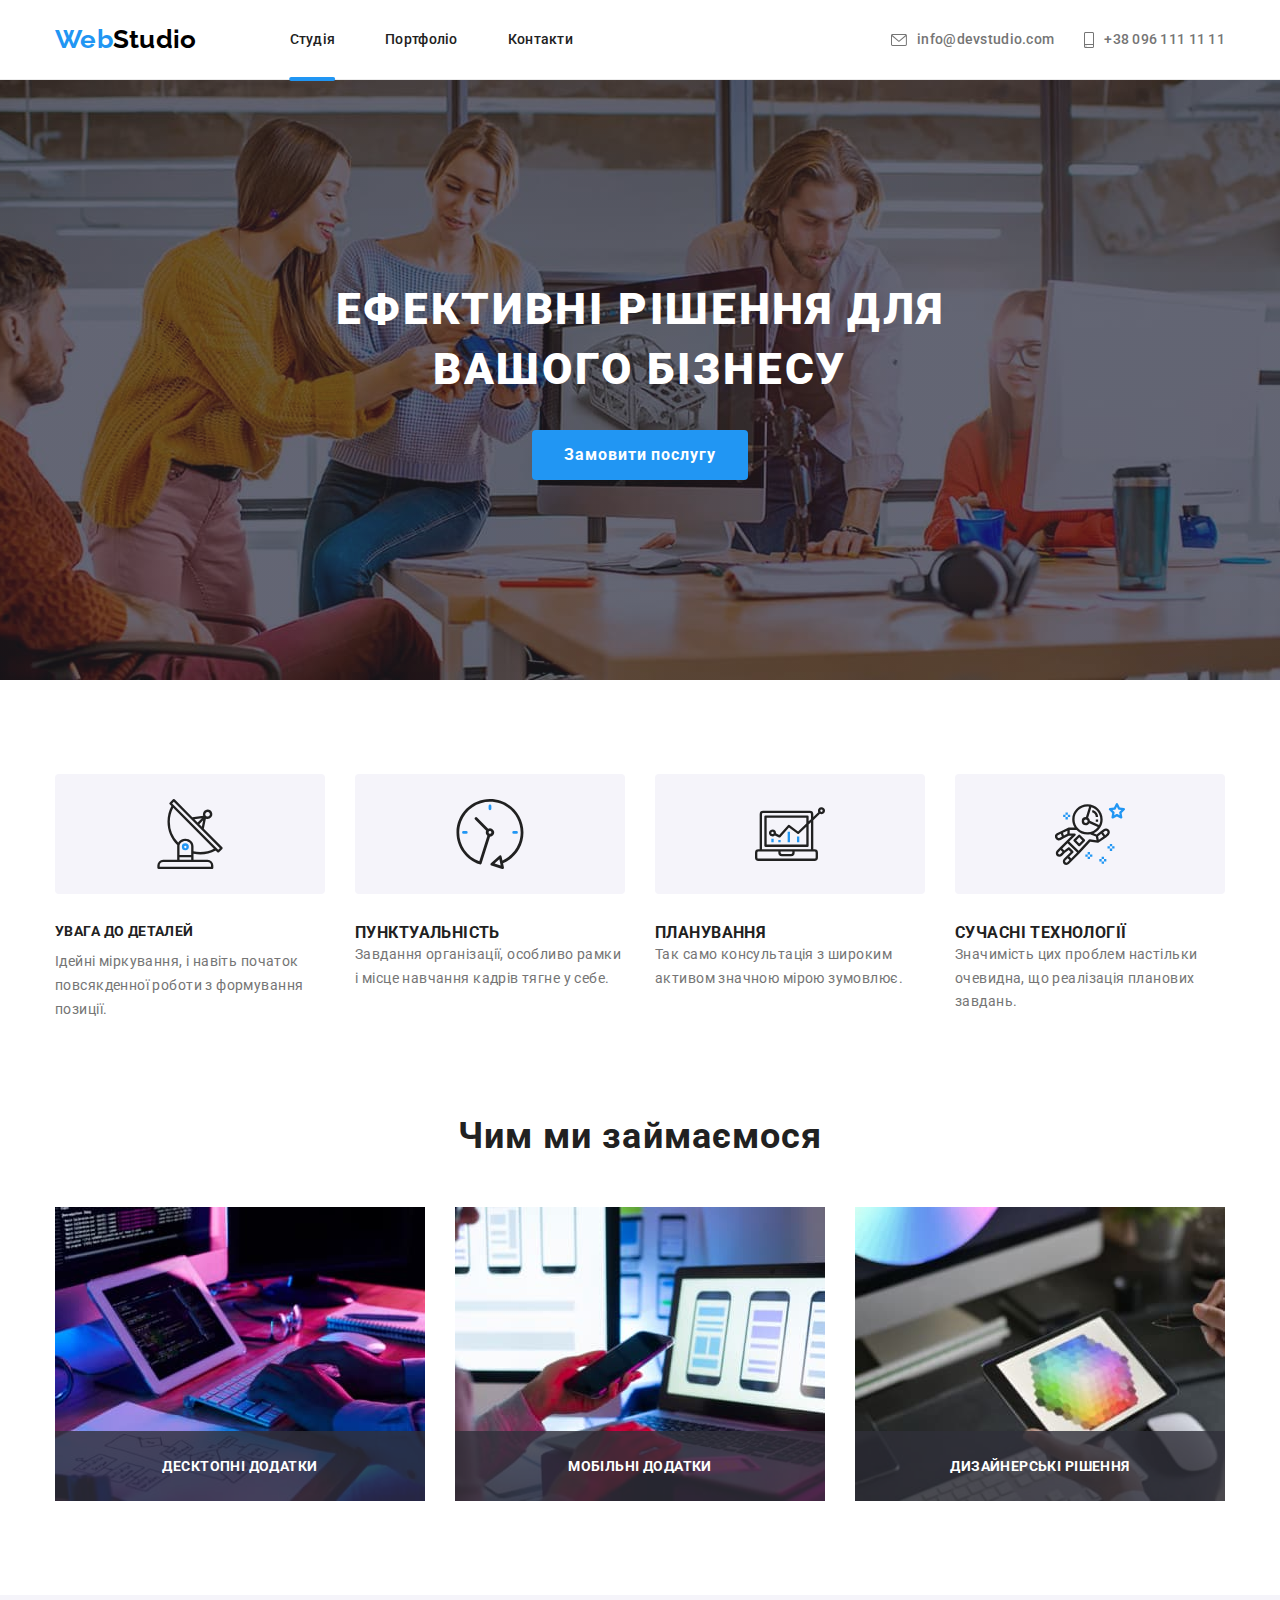
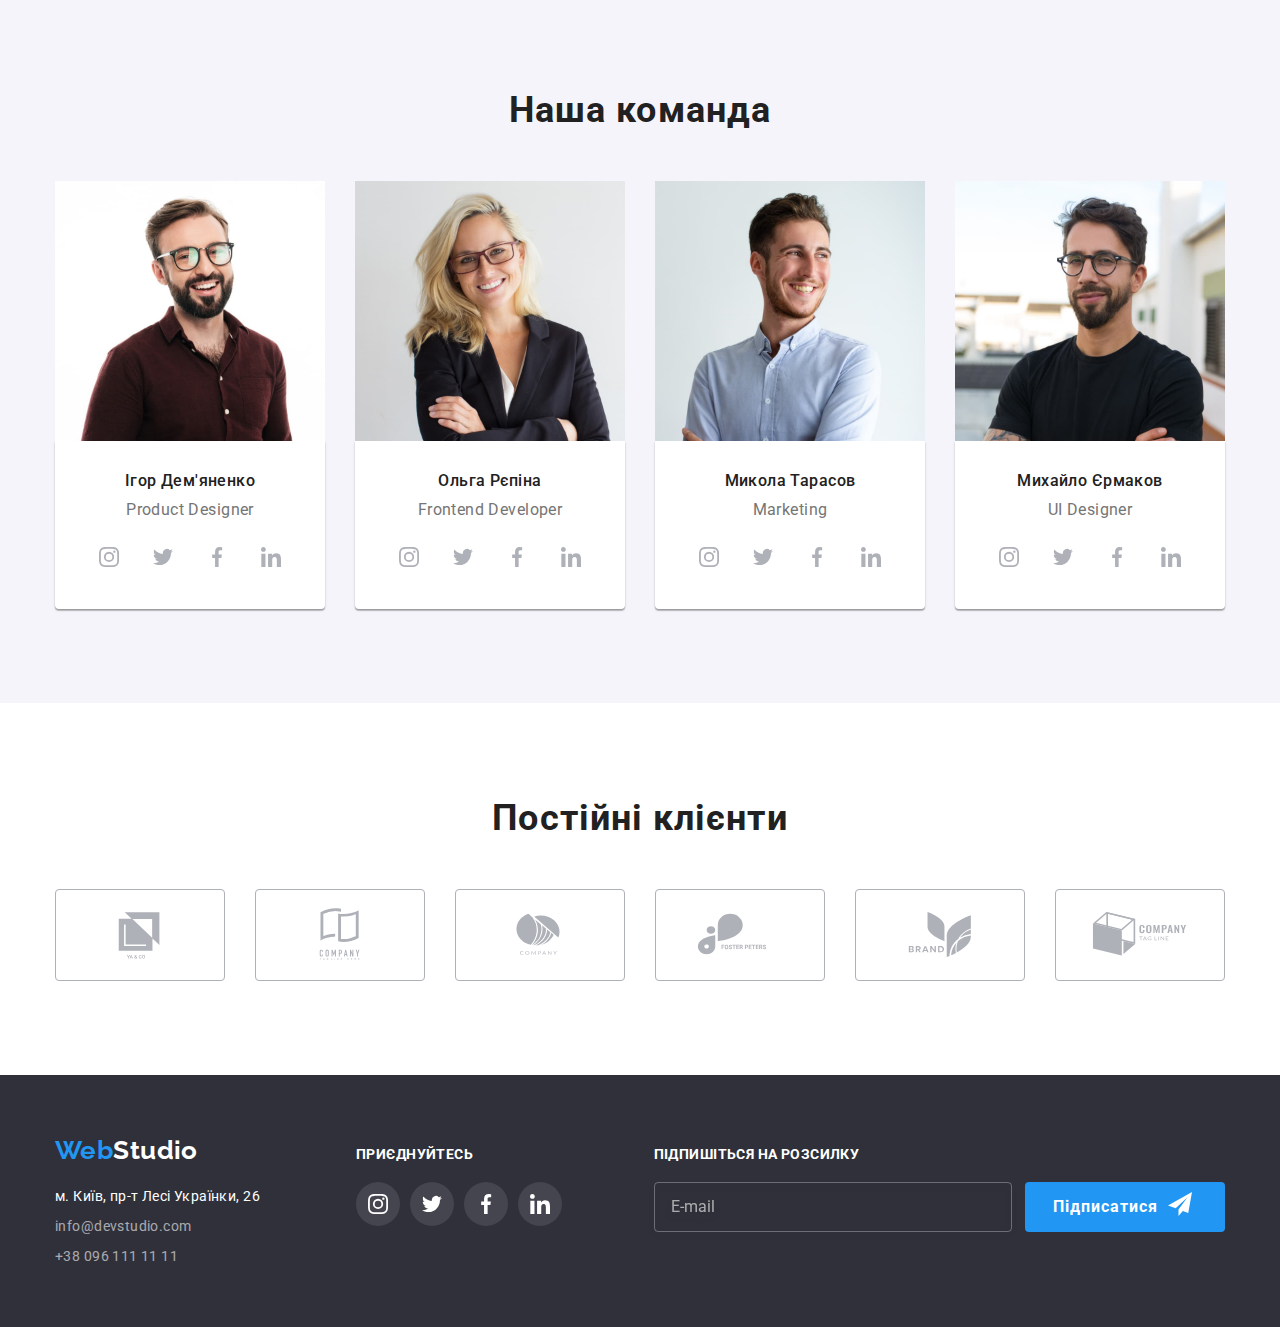
<file: index.html>
<!DOCTYPE html>
<html lang="uk">
  <head>
    <meta charset="UTF-8" />
    <meta http-equiv="X-UA-Compatible" content="IE=edge" />
    <meta name="viewport" content="width=device-width, initial-scale=1.0" />
    <title>Студія</title>
    <link rel="preconnect" href="https://fonts.googleapis.com" />
    <link rel="preconnect" href="https://fonts.gstatic.com" crossorigin />
    <link
      href="https://fonts.googleapis.com/css2?family=Raleway:wght@700&family=Roboto:wght@400;500;700;900&display=swap"
      rel="stylesheet"
    />
    <link
      rel="stylesheet"
      href="https://cdnjs.cloudflare.com/ajax/libs/modern-normalize/1.1.0/modern-normalize.min.css"
    />
    <link href="./css/main.min.css" rel="stylesheet" />
  </head>
  <body class="body">
    <!-- header -->
    <header class="header">
      <div class="container main-header">
        <nav class="main-nav">
          <a href="./index.html" class="logo logo--light-theme link" lang="en">
            <span class="logo__accent">Web</span>Studio</a
          >
          <ul class="nav list">
            <li class="nav__item">
              <a href="./index.html" class="current-page nav__link link">Студія</a>
            </li>
            <li class="nav__item">
              <a href="./portfolio.html" class="nav__link link">Портфоліо</a>
            </li>
            <li class="nav__item"><a href="#" class="nav__link link">Контакти</a></li>
          </ul>
        </nav>
        <ul class="contact list">
          <li class="contact__item" lang="en">
            <a href="#" class="contact__link link">
              <svg class="contact__icon" width="16" height="12">
                <use href="./images/icons.svg#envelope"></use>
              </svg>
              info@devstudio.com</a
            >
          </li>
          <li class="contact__item">
            <a href="#" class="contact__link link">
              <svg class="contact__icon" width="10" height="16">
                <use href="./images/icons.svg#smartphone"></use>
              </svg>
              +38 096 111 11 11
            </a>
          </li>
        </ul>
      </div>
    </header>
    <main>
      <!-- section hero -->
      <section class="hero">
        <div class="container">
          <h1 class="hero__title title">Ефективні рішення для вашого бізнесу</h1>
          <button class="btn btn--hero" type="button" data-modal-open>Замовити послугу</button>
        </div>
        <div class="backdrop backdrop__is-hidden" data-modal>
          <div class="modal">
            <button class="button--modal" type="button" data-modal-close>
              <svg class="button__icon--modal" width="18" height="18">
                <use href="./images/icons.svg#close-black"></use>
              </svg>
            </button>
            <form class="form">
              <h2 class="form__title title">Залиште свої дані, ми вам передзвонимо</h2>
              <ul class="form__list list">
                <li class="form__item">
                  <label class="form__label" for="name">Ім'я</label>
                  <input class="form__field" type="text" name="name" id="name" />
                  <svg class="form__icon form__icon--person" width="18" height="18">
                    <use href="./images/icons.svg#person"></use>
                  </svg>
                </li>
                <li class="form__item">
                  <label class="form__label" for="tel">Телефон</label>
                  <input class="form__field" type="tel" name="tel" id="tel" />
                  <svg class="form__icon" width="18" height="18">
                    <use href="./images/icons.svg#phone"></use>
                  </svg>
                </li>
                <li class="form__item">
                  <label class="form__label" for="mail">Пошта</label>
                  <input class="form__field" type="email" name="mail" id="mail" />
                  <svg class="form__icon" width="18" height="18">
                    <use href="./images/icons.svg#email"></use>
                  </svg>
                </li>
                <li class="form__item">
                  <label class="form__label" for="comment">Коментар</label>
                  <textarea
                    class="form__field form__field--textarea"
                    name="comment"
                    id="comment"
                    rows="5"
                    placeholder="Введіть текст"
                  ></textarea>
                </li>
              </ul>
              <div class="chekbox">
                <label class="checkbox__label">
                  <input class="checkbox__field" type="checkbox" name="topic" value="ok" />
                  <svg class="modal-icon checkbox__icon" width="16" height="16">
                    <use href="./images/icons.svg#icon-check"></use>
                  </svg>
                  Погоджуюся з розсилкою та приймаю
                </label>
                <a class="chekbox__link link" href="#">Умови договору</a>
              </div>
              <button class="btn btn--modal" type="submit">Відправити</button>
            </form>
          </div>
        </div>
      </section>
      <!-- section features -->
      <section class="features section">
        <div class="container">
          <h2 class="hidden-title">Особливості</h2>
          <ul class="features__list list">
            <li class="features__item">
              <div class="features__box">
                <svg class="features__icon" width="70" height="70">
                  <use href="./images/icons.svg#antenna"></use>
                </svg>
              </div>
              <h3 class="features__subtitle title">УВАГА ДО ДЕТАЛЕЙ</h3>
              <p class="features__text">
                Ідейні міркування, і навіть початок повсякденної роботи з формування позиції.
              </p>
            </li>
            <li class="features__item">
              <div class="features__box">
                <svg class="features__icon" width="70" height="70">
                  <use href="./images/icons.svg#clock"></use>
                </svg>
              </div>
              <h3 class="features__item title">ПУНКТУАЛЬНІСТЬ</h3>
              <p class="features__text">
                Завдання організації, особливо рамки і місце навчання кадрів тягне у себе.
              </p>
            </li>
            <li class="features__item">
              <div class="features__box">
                <svg class="features__icon" width="70" height="70">
                  <use href="./images/icons.svg#diagram"></use>
                </svg>
              </div>
              <h3 class="features__item title">ПЛАНУВАННЯ</h3>
              <p class="features__text">
                Так само консультація з широким активом значною мірою зумовлює.
              </p>
            </li>
            <li class="features__item">
              <div class="features__box">
                <svg class="features-icon" width="70" height="70">
                  <use href="./images/icons.svg#astronaut"></use>
                </svg>
              </div>
              <h3 class="features__item title">СУЧАСНІ ТЕХНОЛОГІЇ</h3>
              <p class="features__text">
                Значимість цих проблем настільки очевидна, що реалізація планових завдань.
              </p>
            </li>
          </ul>
        </div>
      </section>
      <!-- section work -->
      <section class="work section">
        <div class="container">
          <h2 class="main__title title">Чим ми займаємося</h2>
          <ul class="work__list list">
            <li class="work__item">
              <img class="work__card" src="./images/box-one.jpg" alt="Приклад перший" width="370" />
              <p class="work__action">Десктопні додатки</p>
            </li>
            <li class="work__item">
              <img class="work__card" src="./images/box-two.jpg" alt="Приклад другий" width="370" />
              <p class="work__action">Мобільні додатки</p>
            </li>
            <li class="work__item">
              <img
                class="work__card"
                src="./images/box-three.jpg"
                alt="Приклад третій"
                width="370"
              />
              <p class="work__action">Дизайнерські рішення</p>
            </li>
          </ul>
        </div>
      </section>
      <!-- section team -->
      <section class="team section">
        <div class="container">
          <h2 class="main__title title">Наша команда</h2>
          <ul class="team__list list">
            <li class="team__item">
              <img
                class="team__img"
                src="./images/photo-product-designer.jpg"
                alt="Ігор Дем'яненко"
                width="270"
              />
              <div class="card--team">
                <h3 class="card__subtitle--team title">Ігор Дем'яненко</h3>
                <p lang="en" class="card__text--team text">Product Designer</p>
                <ul class="social-network__list list">
                  <li class="social-network__item">
                    <a class="social-network__link social-network__link--light-team link" href="#">
                      <svg class="social-network__icon" width="20" height="20">
                        <use href="./images/icons.svg#instagram"></use>
                      </svg>
                    </a>
                  </li>
                  <li class="social-network__item">
                    <a class="social-network__link social-network__link--light-team link" href="#">
                      <svg class="social-network__icon" width="20" height="20">
                        <use href="./images/icons.svg#twitter"></use>
                      </svg>
                    </a>
                  </li>
                  <li class="social-network__item">
                    <a class="social-network__link social-network__link--light-team link" href="#">
                      <svg class="social-network__icon" width="20" height="20">
                        <use href="./images/icons.svg#facebook"></use>
                      </svg>
                    </a>
                  </li>
                  <li class="social-network__item">
                    <a class="social-network__link social-network__link--light-team link" href="#">
                      <svg class="social-network__icon" width="20" height="20">
                        <use href="./images/icons.svg#linkedin"></use>
                      </svg>
                    </a>
                  </li>
                </ul>
              </div>
            </li>

            <li class="team__item">
              <img
                class="team__img"
                src="./images/photo-frontend-developer.jpg"
                alt="Ольга Рєпіна"
                width="270"
              />
              <div class="card--team">
                <h3 class="card__subtitle--team title">Ольга Рєпіна</h3>
                <p lang="en" class="card__text--team text">Frontend Developer</p>
                <ul class="social-network__list list">
                  <li class="social-network__item">
                    <a class="social-network__link social-network__link--light-team link">
                      <svg class="social-network__icon" width="20" height="20">
                        <use href="./images/icons.svg#instagram"></use>
                      </svg>
                    </a>
                  </li>
                  <li class="social-network__item">
                    <a class="social-network__link social-network__link--light-team link" href="#">
                      <svg class="social-network__icon" width="20" height="20">
                        <use href="./images/icons.svg#twitter"></use>
                      </svg>
                    </a>
                  </li>
                  <li class="card__item--team">
                    <a class="social-network__link social-network__link--light-team link" href="#">
                      <svg class="social-network__icon" width="20" height="20">
                        <use href="./images/icons.svg#facebook"></use>
                      </svg>
                    </a>
                  </li>
                  <li class="social-network__item">
                    <a class="social-network__link social-network__link--light-team link" href="#">
                      <svg class="social-network__icon" width="20" height="20">
                        <use href="./images/icons.svg#linkedin"></use>
                      </svg>
                    </a>
                  </li>
                </ul>
              </div>
            </li>
            <li class="team__item">
              <img
                class="team__img"
                src="./images/photo-marketing.jpg"
                alt="Микола Тарасов"
                width="270"
              />
              <div class="card--team">
                <h3 class="card__subtitle--team title">Микола Тарасов</h3>
                <p lang="en" class="card__text--team text">Marketing</p>
                <ul class="social-network__list list">
                  <li class="social-network__item">
                    <a class="social-network__link social-network__link--light-team link">
                      <svg class="social-network__icon" width="20" height="20">
                        <use href="./images/icons.svg#instagram"></use>
                      </svg>
                    </a>
                  </li>
                  <li class="social-network__item">
                    <a class="social-network__link social-network__link--light-team link" href="#">
                      <svg class="social-network__icon" width="20" height="20">
                        <use href="./images/icons.svg#twitter"></use>
                      </svg>
                    </a>
                  </li>
                  <li class="social-network__item">
                    <a class="social-network__link social-network__link--light-team link" href="#">
                      <svg class="social-network__icon" width="20" height="20">
                        <use href="./images/icons.svg#facebook"></use>
                      </svg>
                    </a>
                  </li>
                  <li class="social-network__item">
                    <a class="social-network__link social-network__link--light-team link" href="#">
                      <svg class="social-network__icon" width="20" height="20">
                        <use href="./images/icons.svg#linkedin"></use>
                      </svg>
                    </a>
                  </li>
                </ul>
              </div>
            </li>
            <li class="team__item">
              <img
                class="team__img"
                src="./images/photo-uidesigner.jpg"
                alt="Михайло Єрмаков"
                width="270"
              />
              <div class="card--team">
                <h3 class="card__subtitle--team title">Михайло Єрмаков</h3>
                <p lang="en" class="card__text--team text">UI Designer</p>
                <ul class="social-network__list list">
                  <li class="social-network__item">
                    <a class="social-network__link social-network__link--light-team link" href="#">
                      <svg class="social-network__icon" width="20" height="20">
                        <use href="./images/icons.svg#instagram"></use>
                      </svg>
                    </a>
                  </li>
                  <li class="social-network__item">
                    <a class="social-network__link social-network__link--light-team link" href="#">
                      <svg class="social-network__icon" width="20" height="20">
                        <use href="./images/icons.svg#twitter"></use>
                      </svg>
                    </a>
                  </li>
                  <li class="social-network__item">
                    <a class="social-network__link social-network__link--light-team link" href="#">
                      <svg class="social-network__icon" width="20" height="20">
                        <use href="./images/icons.svg#facebook"></use>
                      </svg>
                    </a>
                  </li>
                  <li class="social-network__item">
                    <a class="social-network__link social-network__link--light-team link" href="#">
                      <svg class="social-network__icon" width="20" height="20">
                        <use href="./images/icons.svg#linkedin"></use>
                      </svg>
                    </a>
                  </li>
                </ul>
              </div>
            </li>
          </ul>
        </div>
      </section>
      <!-- section client -->
      <section class="client section">
        <div class="container">
          <h2 class="main__title title">Постійні клієнти</h2>
          <ul class="client__list list">
            <li class="client__item">
              <a href="#" class="client__link link">
                <svg class="client__icon">
                  <use href="./images/icons.svg#client-one"></use>
                </svg>
              </a>
            </li>
            <li class="client__item">
              <a href="#" class="client__link link">
                <svg class="client__icon">
                  <use href="./images/icons.svg#client-two"></use>
                </svg>
              </a>
            </li>
            <li class="client__item">
              <a href="#" class="client__link link">
                <svg class="client__icon">
                  <use href="./images/icons.svg#client-three"></use>
                </svg>
              </a>
            </li>
            <li class="client__item">
              <a href="#" class="client__link link">
                <svg class="client__icon">
                  <use href="./images/icons.svg#client-four"></use>
                </svg>
              </a>
            </li>
            <li class="client__item">
              <a href="#" class="client__link link">
                <svg class="client__icon">
                  <use href="./images/icons.svg#client-five"></use>
                </svg>
              </a>
            </li>
            <li class="client__item">
              <a href="#" class="client__link link">
                <svg class="client__icon">
                  <use href="./images/icons.svg#client-six"></use>
                </svg>
              </a>
            </li>
          </ul>
        </div>
      </section>
      <!-- section client -->
    </main>
    <!--footer -->
    <footer class="footer">
      <div class="footer__container container">
        <div class="footer__address">
          <div class="footer__element">
            <a href="./index.html" class="logo logo--dark-theme link" lang="en">
              <span class="logo__accent">Web</span>Studio</a
            >
          </div>
          <address class="address">
            <ul class="address__list list">
              <li class="address__item">
                <a
                  href="https://goo.gl/maps/ancKMT4EL6TQM1xH9"
                  class="address__link address__link--address link"
                  target="_blank"
                  rel="noreferrer noopener"
                >
                  м. Київ, пр-т Лесі Українки, 26
                </a>
              </li>
              <li class="address__item">
                <a
                  href="mailto:info@devstudio.com"
                  class="address__link address__link--contact link"
                  lang="en"
                  >info@devstudio.com</a
                >
              </li>
              <li class="address__item">
                <a href="tel:+380961111111" class="address__link address__link--contact link"
                  >+38 096 111 11 11</a
                >
              </li>
            </ul>
          </address>
        </div>
        <div class="social-network">
          <p class="social-network__text">приєднуйтесь</p>
          <ul class="social-network__list list">
            <li class="social-network__item">
              <a href="#" class="social-network__link social-network__link--dark-theme link">
                <svg class="social-network__icon">
                  <use href="./images/icons.svg#instagram"></use>
                </svg>
              </a>
            </li>
            <li class="social-network__list">
              <a href="#" class="social-network__link social-network__link--dark-theme link">
                <svg class="social-network__icon">
                  <use href="./images/icons.svg#twitter"></use>
                </svg>
              </a>
            </li>
            <li class="social-network__item">
              <a href="#" class="social-network__link social-network__link--dark-theme link">
                <svg class="social-network__icon">
                  <use href="./images/icons.svg#facebook"></use>
                </svg>
              </a>
            </li>
            <li class="social-network__item">
              <a href="#" class="social-network__link social-network__link--dark-theme link">
                <svg class="social-network__icon">
                  <use href="./images/icons.svg#linkedin"></use>
                </svg>
              </a>
            </li>
          </ul>
        </div>
        <div class="form-box--footer">
          <form class="form--footer">
            <p class="form__text--footer">Підпишіться на розсилку</p>
            <label>
              <input class="form__field--footer" type="email" name="mail" placeholder="E-mail" />
            </label>
            <button class="btn btn--footer" type="submit">
              Підписатися
              <svg class="btn__icon--footer" width="24" height="24">
                <use href="./images/icons.svg#icon-send"></use>
              </svg>
            </button>
          </form>
        </div>
      </div>
    </footer>
    <!-- modal window -->
    <script src="./js/modal.js"></script>
  </body>
</html>
</file>
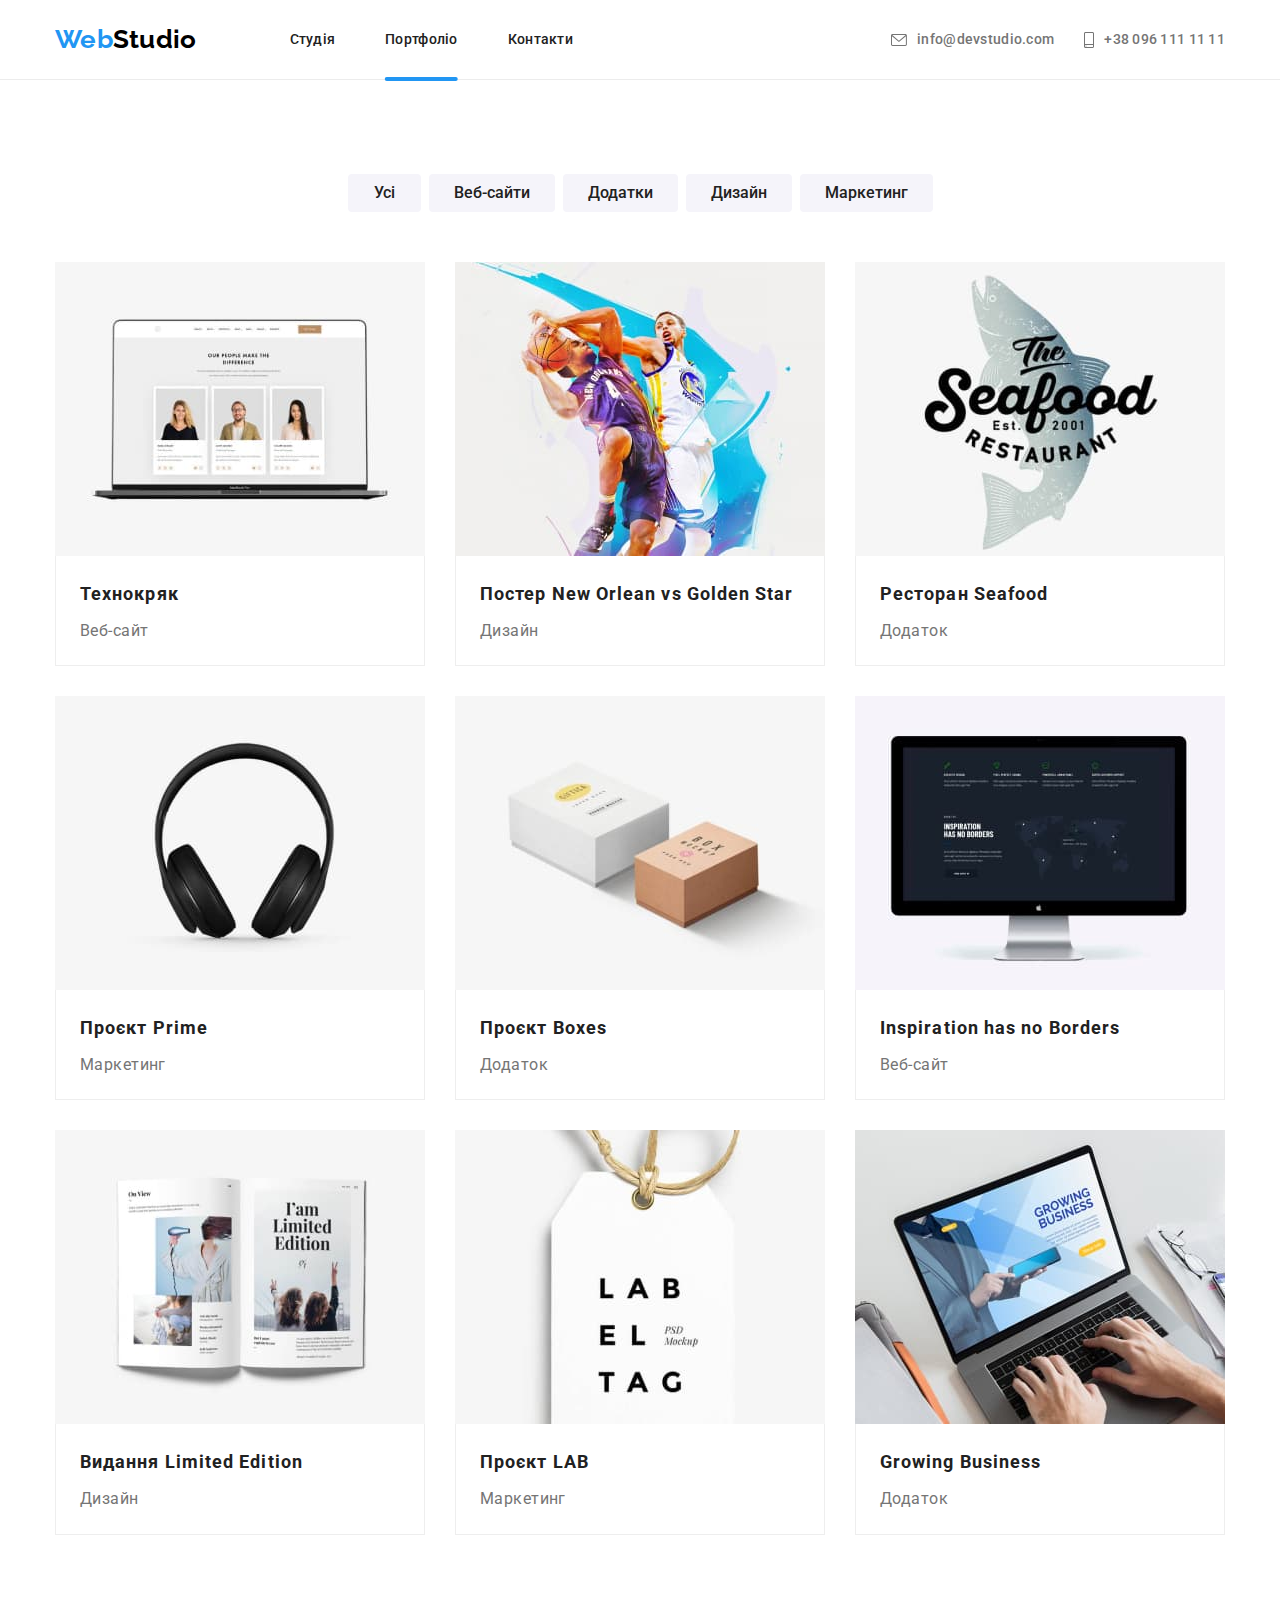
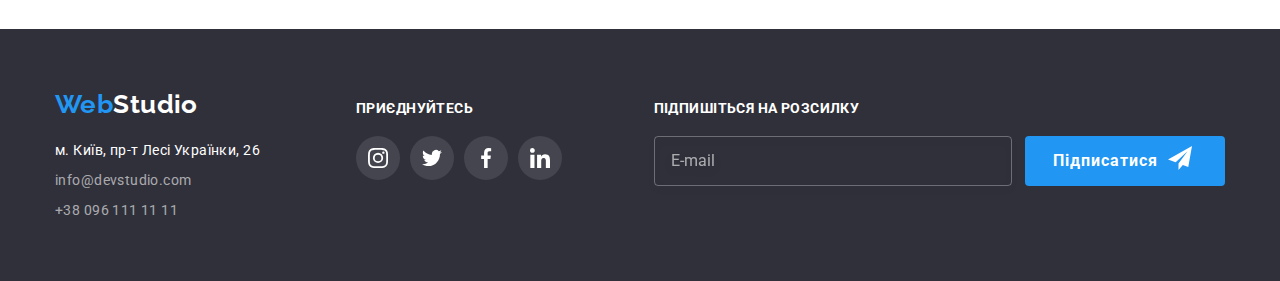
<file: portfolio.html>
<!DOCTYPE html>
<html lang="uk">
  <head>
    <meta charset="UTF-8" />
    <meta http-equiv="X-UA-Compatible" content="IE=edge" />
    <meta name="viewport" content="width=device-width, initial-scale=1.0" />
    <title>Портфоліо</title>
    <link rel="preconnect" href="https://fonts.googleapis.com" />
    <link rel="preconnect" href="https://fonts.gstatic.com" crossorigin />
    <link
      href="https://fonts.googleapis.com/css2?family=Raleway:wght@700&family=Roboto:wght@400;500;700;900&display=swap"
      rel="stylesheet"
    />
    <link
      rel="stylesheet"
      href="https://cdnjs.cloudflare.com/ajax/libs/modern-normalize/1.1.0/modern-normalize.min.css"
    />
    <link href="./css/main.min.css" rel="stylesheet" />
  </head>
  <body class="body">
    <!-- header -->
    <header class="header">
      <div class="container main-header">
        <nav class="main-nav">
          <a href="./index.html" class="logo logo--light-theme link" lang="en">
            <span class="logo__accent">Web</span>Studio</a
          >
          <ul class="nav list">
            <li class="nav__item">
              <a href="./index.html" class="nav__link link">Студія</a>
            </li>
            <li class="nav__item">
              <a href="./portfolio.html" class="current-page nav__link link">Портфоліо</a>
            </li>
            <li class="nav__item"><a href="#" class="nav__link link">Контакти</a></li>
          </ul>
        </nav>
        <ul class="contact list">
          <li class="contact__item" lang="en">
            <a href="#" class="contact__link link">
              <svg class="contact__icon" width="16" height="12">
                <use href="./images/icons.svg#envelope"></use>
              </svg>
              info@devstudio.com</a
            >
          </li>
          <li class="contact__item">
            <a href="#" class="contact__link link">
              <svg class="contact__icon" width="10" height="16">
                <use href="./images/icons.svg#smartphone"></use>
              </svg>
              +38 096 111 11 11
            </a>
          </li>
        </ul>
      </div>
    </header>
    <main>
      <!--sechion-portfolio-->
      <section class="portfolio section">
        <div class="filter container">
          <h1 class="hidden-title">Портфоліо</h1>
          <ul class="filter__list list">
            <li class="filter__item">
              <button type="button" class="filter__btn">Усі</button>
            </li>
            <li class="filter__item">
              <button type="button" class="filter__btn">Веб-сайти</button>
            </li>
            <li class="filter__item">
              <button type="button" class="filter__btn">Додатки</button>
            </li>
            <li class="filter__item">
              <button type="button" class="filter__btn">Дизайн</button>
            </li>
            <li class="filter__item">
              <button type="button" class="filter__btn">Маркетинг</button>
            </li>
          </ul>
          <ul class="product__list list">
            <li class="product__item">
              <a href="#" class="product__link link">
                <div class="product__box">
                  <img
                    class="product__card"
                    src="./images/img-technoquack.jpg"
                    alt="Технокряк"
                    width="370"
                    height="294"
                  />
                  <p class="product__overlay">
                    Ресурс пропонує комплексні пропозиції з різним рівнем функціоналу та сервісів.
                    Все це дозволить відвідувачу отримати вичерпні відомості про компанію чи
                    приватну особу.
                  </p>
                </div>
                <div class="product__element">
                  <h2 class="product__title title">Технокряк</h2>
                  <p class="product__text">Веб-сайт</p>
                </div>
              </a>
            </li>
            <li class="product__item">
              <a href="#" class="product__link link">
                <div class="product__box">
                  <img
                    class="product__card"
                    src="./images/img-poster.jpg"
                    alt="Постер New Orlean vs Golden Star"
                    width="370"
                    height="294"
                  />
                  <p class="product__overlay">
                    Ресурс пропонує комплексні пропозиції з різним рівнем функціоналу та сервісів.
                    Все це дозволить відвідувачу отримати вичерпні відомості про компанію чи
                    приватну особу.
                  </p>
                </div>

                <div class="product__element">
                  <h2 class="product__title title">
                    Постер
                    <span>New Orlean vs Golden Star</span>
                  </h2>
                  <p class="product__text">Дизайн</p>
                </div>
              </a>
            </li>
            <li class="product__item">
              <a href="#" class="product__link link">
                <div class="product__box">
                  <img
                    class="product__card"
                    src="./images/img-restaurant.jpg"
                    alt="Ресторан Seafood"
                    width="370"
                    height="294"
                  />

                  <p class="product__overlay">
                    Ресурс пропонує комплексні пропозиції з різним рівнем функціоналу та сервісів.
                    Все це дозволить відвідувачу отримати вичерпні відомості про компанію чи
                    приватну особу.
                  </p>
                </div>
                <div class="product__element">
                  <h2 class="product__title title">
                    Ресторан
                    <span>Seafood</span>
                  </h2>
                  <p class="product__text">Додаток</p>
                </div>
              </a>
            </li>
            <li class="product__item">
              <a href="#" class="product__link link">
                <div class="product__box">
                  <img
                    class="product__card"
                    src="./images/img-projekt-prime.jpg"
                    alt="Проєкт Prime"
                    width="370"
                    height="294"
                  />
                  <p class="product__overlay">
                    Ресурс пропонує комплексні пропозиції з різним рівнем функціоналу та сервісів.
                    Все це дозволить відвідувачу отримати вичерпні відомості про компанію чи
                    приватну особу.
                  </p>
                </div>
                <div class="product__element">
                  <h2 class="product__title title">
                    Проєкт
                    <span>Prime</span>
                  </h2>
                  <p class="product__text">Маркетинг</p>
                </div>
              </a>
            </li>
            <li class="product__item">
              <a href="#" class="product__link link">
                <div class="product__box">
                  <img
                    class="product__card"
                    src="./images/img-projekt-boxes.jpg"
                    alt="Проєкт Boxes"
                    width="370"
                    height="294"
                  />
                  <p class="product__overlay">
                    Ресурс пропонує комплексні пропозиції з різним рівнем функціоналу та сервісів.
                    Все це дозволить відвідувачу отримати вичерпні відомості про компанію чи
                    приватну особу.
                  </p>
                </div>
                <div class="product__element">
                  <h2 class="product__title title">
                    Проєкт
                    <span>Boxes</span>
                  </h2>
                  <p class="product__text">Додаток</p>
                </div>
              </a>
            </li>
            <li class="product__item">
              <a href="#" class="product__link link">
                <div class="product__box">
                  <img
                    class="product__card"
                    src="./images/img-inspiration.jpg"
                    alt="Inspiration has no Borders"
                    width="370"
                    height="294"
                  />
                  <p class="product__overlay">
                    Ресурс пропонує комплексні пропозиції з різним рівнем функціоналу та сервісів.
                    Все це дозволить відвідувачу отримати вичерпні відомості про компанію чи
                    приватну особу.
                  </p>
                </div>
                <div class="product__element">
                  <h2 class="product__title title" lang="en">Inspiration has no Borders</h2>
                  <p class="product__text">Веб-сайт</p>
                </div>
              </a>
            </li>
            <li class="product__item">
              <a href="#" class="product__link link">
                <div class="product__box">
                  <img
                    class="product__card"
                    src="./images/img-edition.jpg"
                    alt="Видання Limited Edition"
                    width="370"
                    height="294"
                  />
                  <p class="product__overlay">
                    Ресурс пропонує комплексні пропозиції з різним рівнем функціоналу та сервісів.
                    Все це дозволить відвідувачу отримати вичерпні відомості про компанію чи
                    приватну особу.
                  </p>
                </div>
                <div class="product__element">
                  <h2 class="product__title title">
                    Видання
                    <span>Limited Edition</span>
                  </h2>
                  <p class="product__text">Дизайн</p>
                </div>
              </a>
            </li>
            <li class="product__item">
              <a href="#" class="product__link link">
                <div class="product__box">
                  <img
                    class="product__card"
                    src="./images/img-projekt-lab.jpg"
                    alt="Проєкт LAB"
                    width="370"
                    height="294"
                  />
                  <p class="product__overlay">
                    Ресурс пропонує комплексні пропозиції з різним рівнем функціоналу та сервісів.
                    Все це дозволить відвідувачу отримати вичерпні відомості про компанію чи
                    приватну особу.
                  </p>
                </div>
                <div class="product__element">
                  <h2 class="product__title title">
                    Проєкт
                    <span lang="en">LAB</span>
                  </h2>
                  <p class="product__text">Маркетинг</p>
                </div>
              </a>
            </li>
            <li class="product__item">
              <a href="#" class="product__link link">
                <div class="product__box">
                  <img
                    class="product__card"
                    src="./images/img-growing-business.jpg"
                    alt="Growing Business"
                    width="370"
                    height="294"
                  />
                  <p class="product__overlay">
                    Ресурс пропонує комплексні пропозиції з різним рівнем функціоналу та сервісів.
                    Все це дозволить відвідувачу отримати вичерпні відомості про компанію чи
                    приватну особу.
                  </p>
                </div>
                <div class="product__element">
                  <h2 class="product__title title" lang="en">Growing Business</h2>
                  <p class="product__text">Додаток</p>
                </div>
              </a>
            </li>
          </ul>
        </div>
      </section>
    </main>
    <!--footer -->
    <footer class="footer">
      <div class="footer__container container">
        <div class="footer__address">
          <div class="footer__element">
            <a href="./index.html" class="logo logo--dark-theme link" lang="en">
              <span class="logo__accent">Web</span>Studio</a
            >
          </div>
          <address class="address">
            <ul class="address__list list">
              <li class="address__item">
                <a
                  href="https://goo.gl/maps/ancKMT4EL6TQM1xH9"
                  class="address__link address__link--address link"
                  target="_blank"
                  rel="noreferrer noopener"
                >
                  м. Київ, пр-т Лесі Українки, 26
                </a>
              </li>
              <li class="address__item">
                <a
                  href="mailto:info@devstudio.com"
                  class="address__link address__link--contact link"
                  lang="en"
                  >info@devstudio.com</a
                >
              </li>
              <li class="address__item">
                <a href="tel:+380961111111" class="address__link address__link--contact link"
                  >+38 096 111 11 11</a
                >
              </li>
            </ul>
          </address>
        </div>
        <div class="social-network">
          <p class="social-network__text">приєднуйтесь</p>
          <ul class="social-network__list list">
            <li class="social-network__item">
              <a href="#" class="social-network__link social-network__link--dark-theme link">
                <svg class="social-network__icon">
                  <use href="./images/icons.svg#instagram"></use>
                </svg>
              </a>
            </li>
            <li class="social-network__list">
              <a href="#" class="social-network__link social-network__link--dark-theme link">
                <svg class="social-network__icon">
                  <use href="./images/icons.svg#twitter"></use>
                </svg>
              </a>
            </li>
            <li class="social-network__item">
              <a href="#" class="social-network__link social-network__link--dark-theme link">
                <svg class="social-network__icon">
                  <use href="./images/icons.svg#facebook"></use>
                </svg>
              </a>
            </li>
            <li class="social-network__item">
              <a href="#" class="social-network__link social-network__link--dark-theme link">
                <svg class="social-network__icon">
                  <use href="./images/icons.svg#linkedin"></use>
                </svg>
              </a>
            </li>
          </ul>
        </div>
        <div class="form-box--footer">
          <form class="form--footer">
            <p class="form__text--footer">Підпишіться на розсилку</p>
            <label>
              <input class="form__field--footer" type="email" name="mail" placeholder="E-mail" />
            </label>
            <button class="btn btn--footer" type="submit">
              Підписатися
              <svg class="btn__icon--footer" width="24" height="24">
                <use href="./images/icons.svg#icon-send"></use>
              </svg>
            </button>
          </form>
        </div>
      </div>
    </footer>
  </body>
</html>
</file>
<file: css/main.min.css>
:root{--primery-text-color: #757575;--secondary-text-color: #212121;--accent-color: #2196f3;--accent-button: #c4c4c4;--logo-text-color: #000000;--white-text-bg: #ffffff;--bg-color-hero-footer: #2f303a;--bg-secondary-color: #f5f4fa;--border-color-portfolio: #eeeeee;--border-color-header: #ececec;--bg-secondary-network: #afb1b8;--timing-function: cubic-bezier(0.4, 0, 0.2, 1)}.body{font-family:"Roboto",sans-serif;font-size:14px;color:var(--primery-text-color);letter-spacing:.03em;background-color:var(--white-text-bg)}.list{padding:0;margin:0;list-style:none}.link{display:block;text-decoration:none}.hidden-title{position:absolute;white-space:nowrap;width:1px;height:1px;overflow:hidden;border:0;padding:0;clip:rect(0 0 0 0);-webkit-clip-path:inset(50%);clip-path:inset(50%);margin:-1px}.container{width:1200px;padding-left:15px;padding-right:15px;margin-left:auto;margin-right:auto}.section{padding-top:94px;padding-bottom:94px}.title{color:var(--secondary-text-color);margin:0;padding:0}.main__title{padding:0;margin-bottom:50px;font-weight:700;font-size:36px;line-height:1.1666666667;text-align:center;letter-spacing:.03em}.current-page{color:var(--accent-color)}.logo{font-family:"Raleway",sans-serif;font-weight:700;font-size:26px;line-height:1.19}.logo__accent{color:var(--accent-color)}.logo--light-theme{margin-right:93px;color:var(--logo-text-color)}.logo--dark-theme{color:var(--white-text-bg)}.social-network__list{display:flex;gap:10px;justify-content:center}.social-network__link{display:flex;justify-content:center;align-items:center;width:44px;height:44px;border-radius:50%;transition:background-color 250ms var(--timing-function),fill 250ms var(--timing-function)}.social-network__link:hover,.social-network__link:focus{color:var(--white-text-bg);background-color:var(--accent-color)}.social-network__link--light-team{color:var(--bg-secondary-network);background-color:rgba(0,0,0,0)}.social-network__link--dark-theme{color:var(--white-text-bg);background-color:rgba(255,255,255,.1)}.social-network__icon{width:20px;height:20px;fill:currentColor}.btn{font-family:inherit;font-weight:700;font-size:16px;line-height:1.875;letter-spacing:.06em;color:var(--white-text-bg);background-color:var(--accent-color);box-shadow:none;border-width:0;border-radius:4px;transition:box-shadow 250ms var(--timing-function)}.btn:hover,.btn:focus{box-shadow:0px 4px 4px rgba(0,0,0,.15)}.btn--hero{display:block;min-width:216px;padding:10px 32px;margin:0 auto}.btn--footer{display:inline-flex;gap:10px;min-width:200px;padding:10px 28px;margin-left:10px}.btn--modal{display:block;min-width:200px;padding:10px 52px;margin:0 auto}.header{border-bottom:1px solid var(--border-color-header)}.main-header,.main-nav{display:flex;align-items:center;font-weight:500;line-height:1.14;letter-spacing:.02em}.nav{display:flex}.nav__item{position:relative;margin-right:50px}.nav__item:last-child{margin-right:0}.nav__link{display:block;padding-top:32px;padding-bottom:31px;color:var(--secondary-text-color);transition:color 250ms var(--timing-function)}.nav__link:hover,.nav__link:focus{color:var(--accent-color)}.current-page::after{position:absolute;top:100%;left:50%;transform:translate(-50%, -50%);content:"";width:100%;height:4px;background-color:var(--accent-color);border-radius:2px}.contact{display:flex;margin-left:auto}.contact__item:last-child{margin-left:30px}.contact__link{display:flex;align-items:center;padding-top:32px;padding-bottom:31px;color:var(--primery-text-color);transition:color 250ms var(--timing-function)}.contact__link:hover,.contact__link:focus{color:var(--accent-color)}.contact__icon{margin-right:10px;fill:currentColor}.hero{padding-top:200px;padding-bottom:200px;max-width:1600px;min-height:600px;margin-right:auto;margin-left:auto;background-color:var(--bg-color-hero-footer);background-image:linear-gradient(to bottom, rgba(47, 48, 58, 0.4), rgba(47, 48, 58, 0.4)),url(../images/img-hero.jpg);background-repeat:no-repeat;background-size:cover;background-position:center}.hero__title{max-width:696px;margin-left:auto;margin-right:auto;margin-bottom:30px;color:var(--white-text-bg);text-align:center;font-weight:900;font-size:44px;line-height:1.36;letter-spacing:.06em;text-transform:uppercase}.backdrop{position:fixed;top:0;right:auto;left:auto;width:100%;height:100%;z-index:1;background-color:rgba(0,0,0,.2);opacity:1;transition:opacity 250ms var(--timing-function)}.backdrop__is-hidden{opacity:0;pointer-events:none}.modal{position:absolute;top:50%;left:50%;transform:translate(-50%, -50%);width:528px;height:581px;padding:40px;background-color:var(--white-text-bg);box-shadow:0px 1px 3px rgba(0,0,0,.12),0px 1px 1px rgba(0,0,0,.14),0px 2px 1px rgba(0,0,0,.2);border-radius:4px;transform:translate(-50%, -50%) scale(1);transition:transform 250ms var(--timing-function)}.backdrop__is-hidden .modal{transform:translate(-50%, -50%) scale(1.1)}.button--modal{position:absolute;top:8px;right:8px;display:flex;justify-content:center;align-items:center;padding:0;width:30px;height:30px;border-radius:50%;background-color:var(--white-text-bg);border:1px solid rgba(0,0,0,.1);color:var(--logo-text-color);transition:color 250ms var(--timing-function)}.button--modal:hover,.button--modal:focus{color:var(--accent-color)}.button__icon--modal{fill:currentColor}.form{padding:0;margin:0 auto;font-family:inherit;font-size:inherit;line-height:1.7142857143;letter-spacing:.01em}.form__title{margin-bottom:12px;font-weight:700;font-size:20px;text-align:center;line-height:1.15;letter-spacing:.03em;color:var(--secondary-text-color)}.form__list{margin-bottom:20px}.form__item{position:relative}.form__item:not(:last-child){margin-bottom:10px}.form__label{display:flex;flex-direction:column;margin-bottom:4px;font-size:12px;line-height:1.1666666667}.form__field{min-width:448px;min-height:40px;padding:8px 8px;padding-left:42px;outline:none;border:1px solid rgba(33,33,33,.2);border-radius:4px;transition:border-color 250ms var(--timing-function);color:var(--secondary-text-color)}.form__field--textarea{display:block;resize:none}.form__field:last-child{padding:16px}.form__field:last-child:focus{border-color:var(--accent-color)}.form__icon{position:absolute;display:inline-block;top:50%;left:12px;fill:var(--secondary-text-color);transition:fill 250ms var(--timing-function)}.form__icon--person{filter:drop-shadow(0px 4px 4px rgba(0, 0, 0, 0.25)) drop-shadow(0px 4px 4px rgba(0, 0, 0, 0.25)) drop-shadow(0px 4px 4px rgba(0, 0, 0, 0.25))}.form__field:focus+.form__icon{fill:var(--accent-color)}.chekbox{position:relative;display:flex;margin-bottom:30px;gap:10px;align-items:center;line-height:1.7142857143;letter-spacing:.03em;color:inherit}.chekbox__link{-webkit-text-decoration-line:underline;text-decoration-line:underline;text-underline-position:under;color:var(--accent-color)}.chekbox__field{position:absolute;-webkit-appearance:none;-moz-appearance:none;appearance:none;width:16px;height:16px;margin:0;top:50%;left:10px;transform:translateY(-50%)}.chekbox__icon{position:absolute;top:50%;left:10px;transform:translateY(-50%);border:1.5px solid var(--secondary-text-color);border-radius:4px}.checkbox__field:checked+.chekbox__icon{background-color:var(--accent-color);border-color:var(--accent-color);background-origin:border-box}.chekbox__label{display:inline-block;margin-left:36px}.features__list{display:flex}.features__item{width:270px;margin-right:30px}.features__item:last-child{margin-right:0}.features__subtitle{margin-bottom:10px;font-weight:700;font-size:14px;line-height:1.14;text-transform:uppercase}.features__text{margin-top:0;margin-bottom:0;line-height:1.7}.features__box{display:flex;width:270px;height:120px;margin-bottom:30px;background-color:var(--bg-secondary-color);border-radius:4px;justify-content:center;align-items:center}.features__icon{display:block}.work{padding-top:0}.work__list{display:flex}.work__item{position:relative;margin-right:30px}.work__item:last-child{margin-right:0}.work__card{display:block;max-width:100%;height:auto}.work__action{position:absolute;bottom:0;margin:0;display:flex;justify-content:center;align-items:center;width:100%;height:70px;background-color:rgba(47,48,58,.8);font-weight:700;line-height:1.1428571429;text-align:center;letter-spacing:.03em;text-transform:uppercase;color:var(--white-text-bg)}.team{padding-top:94px;padding-bottom:94px;text-align:center;background-color:var(--bg-secondary-color)}.team__list{display:flex}.team__item{margin-right:30px}.team__item:last-child{margin-right:0}.team__img{display:block}.card--team{width:270px;padding-top:30px;padding-bottom:30px;background:var(--white-text-bg);box-shadow:0px 1px 3px rgba(0,0,0,.12),0px 1px 1px rgba(0,0,0,.14),0px 2px 1px rgba(0,0,0,.2);border-radius:0px 0px 4px 4px}.card__subtitle--team{margin-right:0;margin-bottom:10px;font-weight:500;font-size:16px;line-height:1.19}.card__text--team{margin-top:0;margin-bottom:16px;margin-left:auto;margin-right:auto;font-size:16px;line-height:1.19}.client__list{display:flex;gap:30px}.client__link{display:flex;justify-content:center;align-items:center;width:170px;height:92px;background-color:rgba(0,0,0,0);border:1px solid var(--bg-secondary-network);border-radius:4px;fill:var(--bg-secondary-network)}.client__link:hover,.client__link:focus{border:1px solid var(--accent-color);fill:var(--accent-color)}.client__icon{width:106px;height:60px}.portfolio{border-color:var(--border-color-portfolio)}.filter__list{margin-bottom:50px;justify-content:center;display:flex}.filter__item{margin-right:8px}.filter__item:last-child{margin-right:0px}.filter__btn{display:inline-block;min-width:73px;padding:6px 22px;color:var(--secondary-text-color);background-color:var(--bg-secondary-color);font-family:inherit;font-weight:500;font-size:16px;line-height:1.6;border:none;border-radius:4px;transition:background-color 250ms var(--timing-function),color 250ms var(--timing-function)}.filter__btn:hover,.filter__btn:focus,.filter__btn:active{color:var(--white-text-bg);background-color:var(--accent-color)}.filter__btn:first-child{padding-left:25px;padding-right:25px}.product__list{display:flex;flex-wrap:wrap;gap:30px}.product__item{margin:0;flex-basis:calc((100% - 60px)/3)}.product__link{display:block;text-decoration:none;color:inherit;transition:box-shadow 250ms var(--timing-function)}.product__link:hover,.product__link:focus{box-shadow:0px 1px 1px rgba(0,0,0,.12),0px 4px 4px rgba(0,0,0,.06),1px 4px 6px rgba(0,0,0,.16)}.product__box{position:relative;margin:0;width:100%;height:100%;overflow:hidden}.product__card{display:block;max-width:auto;height:auto}.product__overlay{position:absolute;top:0;right:0;margin:0;width:100%;height:100%;padding:63px 24px;font-size:18px;line-height:1.5555555556;letter-spacing:.03em;color:var(--white-text-bg);background-color:rgba(33,150,243,.9);opacity:0;transform:translateY(100%);transition:transform 250ms var(--timing-function),opacity 250ms var(--timing-function)}.product__link:hover .product__overlay{transform:translateY(0);opacity:1}.product__element{margin:0;padding:20px 24px 19px;background-color:var(--white-text-bg);border:1px solid var(--border-color-portfolio);border-top:none}.product__title{margin-bottom:4px;font-weight:700;font-size:18px;line-height:2;letter-spacing:.06em}.product__text{margin-top:0;margin-bottom:0;font-size:16px;line-height:1.9}.footer{padding-top:60px;padding-bottom:60px;background-color:var(--bg-color-hero-footer)}.footer__container{display:flex;align-items:baseline}.footer__address{flex-basis:231px}.footer__element{margin-bottom:20px}.address{line-height:1.5;font-style:normal}.address__item{margin-bottom:9px}.address__item:last-child{margin-bottom:0}.address__link{transition:color 250ms var(--timing-function)}.address__link:hover,.address__link:focus{color:var(--accent-color)}.address__link--address{color:var(--white-text-bg)}.address__link--contact{color:rgba(255,255,255,.6)}.social-network{margin-left:70px;flex-basis:206px}.social-network__text,.form__text--footer{color:var(--white-text-bg);margin-top:0;margin-bottom:20px;font-weight:700;line-height:1.1428571429;letter-spacing:.03em;text-transform:uppercase}.form-box--footer{padding:0;margin:0;margin-left:auto}.form__field--footer{margin:0;padding:0;width:358px;height:50px;padding-top:15px;padding-bottom:15px;padding-left:16px;background-color:inherit;border:1px solid rgba(255,255,255,.3);filter:drop-shadow(0px 4px 4px rgba(0, 0, 0, 0.15));border-radius:4px;color:var(--white-text-bg)}.form__field--footer::-moz-placeholder{font-size:16px;line-height:1.25;color:rgba(255,255,255,.6)}.form__field--footer:-ms-input-placeholder{font-size:16px;line-height:1.25;color:rgba(255,255,255,.6)}.form__field--footer::placeholder{font-size:16px;line-height:1.25;color:rgba(255,255,255,.6)}/*# sourceMappingURL=main.min.css.map */
</file>
